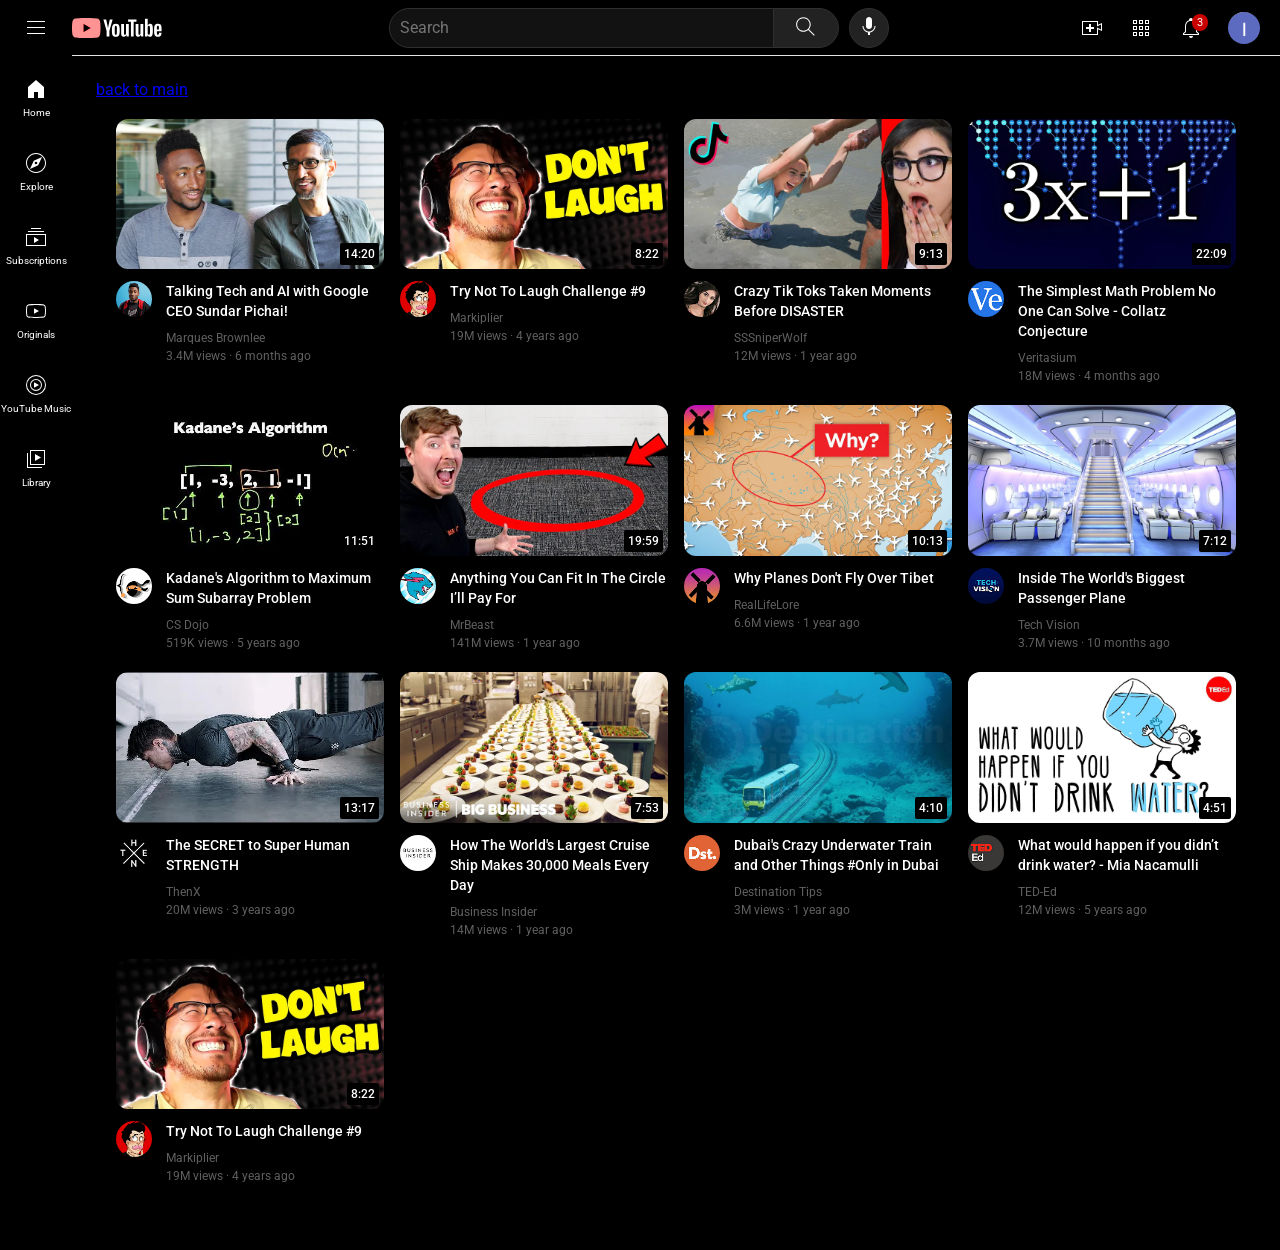
<file: index.html>
<!DOCTYPE html>
<html lang="en">
<head>
    <meta charset="UTF-8">
    <meta name="viewport" content="width=device-width, initial-scale=1.0">
    <title>Document</title>
    <link rel="stylesheet" href="youtube.css">
    <link rel="stylesheet" href="background.css">
  <link rel="preconnect" href="https://fonts.googleapis.com">
  <link rel="preconnect" href="https://fonts.gstatic.com" crossorigin>
  <link href="https://fonts.googleapis.com/css2?family=Roboto:wght@400;500;700&display=swap" rel="stylesheet">
</head>
<body>
   <a href="youtube.html"> back to main </a>
    <header class="header">
    <div class="left">
      <img class="hamburger-menu" src="icons/hamburger-menu.svg" alt="Menu">
      <img class="youtube-logo" src="icons/youtube-logo.svg" alt="YouTube Logo">
    </div>

    <div class="middle">
      <input class="search-bar" type="text" placeholder="Search">
      <!-- Search Button with Tooltip -->
      <div class="search-button-container">
        <button class="search-button">
          <img class="search-icon" src="icons/search.svg" alt="Search">
        </button>
        <div class="tooltip">Search</div>
      </div>
      <!-- Voice Search Button with Tooltip -->
      <div class="voice-search-button-container">
        <button class="voice-search-button">
          <img class="voice-search-icon" src="icons/voice-search-icon.svg" alt="Voice Search">
        </button>
        <div class="tooltip">Search with your voice</div>
      </div>
    </div>

    <div class="right">
      <div class="upload-icon-container">
        <img class="upload-icon" src="icons/upload.svg" alt="Upload">
        <div class="tooltip">Create</div>
      </div>
      <div class="youtube-apps-icon-container">
        <img class="youtube-apps-icon" src="icons/youtube-apps.svg" alt="YouTube Apps">
        <div class="tooltip">YouTube apps</div>
      </div>
      <div class="notifications-icon-container">
        <img class="notifications-icon" src="icons/notifications.svg" alt="Notifications">
        <div class="notifications-count">3</div>
        <div class="tooltip">Notifications</div>
      </div>
    <div class="user-avatar-wrapper ">
      <img class="current-user-picture" src="channels/my-channel.jpeg" alt="User Profile">
    </div>
</div>
  </header>

  <!-- FIXED SIDEBAR -->
  <aside class="sidebar">
    <div class="sidebar-link">
      <img src="icons/home.svg" alt="Home">
      <div>Home</div>
    </div>
    <div class="sidebar-link">
      <img src="icons/explore.svg" alt="Explore">
      <div>Explore</div>
    </div>
    <div class="sidebar-link">
      <img src="icons/subscriptions.svg" alt="Subscriptions">
      <div>Subscriptions</div>
    </div>
    <div class="sidebar-link">
      <img src="icons/originals.svg" alt="Originals">
      <div>Originals</div>
    </div>
    <div class="sidebar-link">
      <img src="icons/youtube-music.svg" alt="YouTube Music">
      <div>YouTube Music</div>
    </div>
    <div class="sidebar-link">
      <img src="icons/library.svg" alt="Library">
      <div>Library</div>
    </div>
  </aside>

  <!-- MAIN VIDEO GRID -->
  <main class="video-grid">

    <!-- Video 1 -->
    <div class="video-preview">
      <div class="thumbnail-row">
        <a href="https://www.youtube.com/watch?v=n2RNcPRtAiY" target="_blank">
          <img class="thumbnail" src="thumbnails/thumbnail-1.webp" alt="Thumbnail 1">
        </a>
        <div class="video-time">14:20</div>
      </div>
      <div class="video-info-grid">
        <div class="profile-picture-container">
          <img class="profile-picture" src="channels/channel-1.jpeg">
          <div class="channel-tooltip">
            <img class="channel-tooltip-picture" src="channels/channel-1.jpeg">
            <div class="channel-tooltip-info">
              <div class="channel-tooltip-name">Marques Brownlee</div>
              <div class="channel-tooltip-stats">18M subscribers</div>
            </div>
          </div>
        </div>
        <div class="video-info">
          <a href="https://www.youtube.com/watch?v=n2RNcPRtAiY" target="_blank" class="video-title-link">
            <p class="video-title">Talking Tech and AI with Google CEO Sundar Pichai!</p>
          </a>
          <p class="video-author">Marques Brownlee</p>
          <p class="video-stats">3.4M views &#183; 6 months ago</p>
        </div>
      </div>
    </div>

    <!-- Video 2 -->
    <div class="video-preview">
      <div class="thumbnail-row">
        <a href="https://www.youtube.com/watch?v=mP0RAo9SKZk" target="_blank">
          <img class="thumbnail" src="thumbnails/thumbnail-2.webp" alt="Thumbnail 2">
        </a>
        <div class="video-time">8:22</div>
      </div>
      <div class="video-info-grid">
        <div class="profile-picture-container">
          <img class="profile-picture" src="channels/channel-2.jpeg">
          <div class="channel-tooltip">
            <img class="channel-tooltip-picture" src="channels/channel-2.jpeg">
            <div class="channel-tooltip-info">
              <div class="channel-tooltip-name">Markiplier</div>
              <div class="channel-tooltip-stats">36M subscribers</div>
            </div>
          </div>
        </div>
        <div class="video-info">
          <a href="https://www.youtube.com/watch?v=mP0RAo9SKZk" target="_blank" class="video-title-link">
            <p class="video-title">Try Not To Laugh Challenge #9</p>
          </a>
          <p class="video-author">Markiplier</p>
          <p class="video-stats">19M views &#183; 4 years ago</p>
        </div>
      </div>
    </div>

    <!-- Video 3 -->
    <div class="video-preview">
      <div class="thumbnail-row">
        <a href="https://www.youtube.com/watch?v=FgjPQQeTh1w" target="_blank">
          <img class="thumbnail" src="thumbnails/thumbnail-3.webp" alt="Thumbnail 3">
        </a>
        <div class="video-time">9:13</div>
      </div>
      <div class="video-info-grid">
        <div class="profile-picture-container">
          <img class="profile-picture" src="channels/channel-3.jpeg" alt="Channel 3">
          <div class="channel-tooltip">
            <img class="channel-tooltip-picture" src="channels/channel-3.jpeg">
            <div class="channel-tooltip-info">
              <div class="channel-tooltip-name">SSSniperWolf</div>
              <div class="channel-tooltip-stats">31M subscribers</div>
            </div>
          </div>
        </div>
        <div class="video-info">
          <a href="https://www.youtube.com/watch?v=FgjPQQeTh1w" target="_blank" class="video-title-link">
            <p class="video-title">Crazy Tik Toks Taken Moments Before DISASTER</p>
          </a>
          <p class="video-author">SSSniperWolf</p>
          <p class="video-stats">12M views &#183; 1 year ago</p>
        </div>
      </div>
    </div>

    <!-- Video 4 -->
    <div class="video-preview">
      <div class="thumbnail-row">
        <a href="https://www.youtube.com/watch?v=094y1Z2wpJg" target="_blank">
          <img class="thumbnail" src="thumbnails/thumbnail-4.webp" alt="Thumbnail 4">
        </a>
        <div class="video-time">22:09</div>
      </div>
      <div class="video-info-grid">
        <div class="profile-picture-container">
          <img class="profile-picture" src="channels/channel-4.jpeg" alt="Channel 4">
          <div class="channel-tooltip">
            <img class="channel-tooltip-picture" src="channels/channel-4.jpeg">
            <div class="channel-tooltip-info">
              <div class="channel-tooltip-name">Veritasium</div>
              <div class="channel-tooltip-stats">11.5M subscribers</div>
            </div>
          </div>
        </div>
        <div class="video-info">
          <a href="https://www.youtube.com/watch?v=094y1Z2wpJg" target="_blank" class="video-title-link">
            <p class="video-title">The Simplest Math Problem No One Can Solve - Collatz Conjecture</p>
          </a>
          <p class="video-author">Veritasium</p>
          <p class="video-stats">18M views &#183; 4 months ago</p>
        </div>
      </div>
    </div>

    <!-- Video 5 -->
    <div class="video-preview">
      <div class="thumbnail-row">
        <a href="https://www.youtube.com/watch?v=86CQq3pKSUw" target="_blank">
          <img class="thumbnail" src="thumbnails/thumbnail-5.webp" alt="Thumbnail 5">
        </a>
        <div class="video-time">11:51</div>
      </div>
      <div class="video-info-grid">
        <div class="profile-picture-container">
          <img class="profile-picture" src="channels/channel-5.jpeg" alt="Channel 5">
          <div class="channel-tooltip">
            <img class="channel-tooltip-picture" src="channels/channel-5.jpeg">
            <div class="channel-tooltip-info">
              <div class="channel-tooltip-name">CS Dojo</div>
              <div class="channel-tooltip-stats">1.79M subscribers</div>
            </div>
          </div>
        </div>
        <div class="video-info">
          <a href="https://www.youtube.com/watch?v=86CQq3pKSUw" target="_blank" class="video-title-link">
            <p class="video-title">Kadane's Algorithm to Maximum Sum Subarray Problem</p>
          </a>
          <p class="video-author">CS Dojo</p>
          <p class="video-stats">519K views &#183; 5 years ago</p>
        </div>
      </div>
    </div>

    <!-- Video 6 -->
    <div class="video-preview">
      <div class="thumbnail-row">
        <a href="https://www.youtube.com/watch?v=yXWw0_UfSFg" target="_blank">
          <img class="thumbnail" src="thumbnails/thumbnail-6.webp" alt="Thumbnail 6">
        </a>
        <div class="video-time">19:59</div>
      </div>
      <div class="video-info-grid">
        <div class="profile-picture-container">
          <img class="profile-picture" src="channels/channel-6.jpeg" alt="Channel 6">
          <div class="channel-tooltip">
            <img class="channel-tooltip-picture" src="channels/channel-6.jpeg">
            <div class="channel-tooltip-info">
              <div class="channel-tooltip-name">MrBeast</div>
              <div class="channel-tooltip-stats">131M subscribers</div>
            </div>
          </div>
        </div>
        <div class="video-info">
          <a href="https://www.youtube.com/watch?v=yXWw0_UfSFg" target="_blank" class="video-title-link">
            <p class="video-title">Anything You Can Fit In The Circle I’ll Pay For</p>
          </a>
          <p class="video-author">MrBeast</p>
          <p class="video-stats">141M views &#183; 1 year ago</p>
        </div>
      </div>
    </div>

    <!-- Video 7 -->
    <div class="video-preview">
      <div class="thumbnail-row">
        <a href="https://www.youtube.com/watch?v=kOd634GEyp0" target="_blank">
          <img class="thumbnail" src="thumbnails/thumbnail-7.webp">
        </a>
        <div class="video-time">10:13</div>
      </div>
      <div class="video-info-grid">
        <div class="profile-picture-container">
          <img class="profile-picture" src="channels/channel-7.jpeg">
          <div class="channel-tooltip">
            <img class="channel-tooltip-picture" src="channels/channel-7.jpeg">
            <div class="channel-tooltip-info">
              <div class="channel-tooltip-name">RealLifeLore</div>
              <div class="channel-tooltip-stats">7.93M subscribers</div>
            </div>
          </div>
        </div>
        <div class="video-info">
          <a href="https://www.youtube.com/watch?v=kOd634GEyp0" target="_blank" class="video-title-link">
            <p class="video-title">Why Planes Don't Fly Over Tibet</p>
          </a>
          <p class="video-author">RealLifeLore</p>
          <p class="video-stats">6.6M views &#183; 1 year ago</p>
        </div>
      </div>
    </div>

    <!-- Video 8 -->
    <div class="video-preview">
      <div class="thumbnail-row">
        <a href="https://www.youtube.com/watch?v=R9S2m9Jk1oY" target="_blank">
          <img class="thumbnail" src="thumbnails/thumbnail-8.webp">
        </a>
        <div class="video-time">7:12</div>
      </div>
      <div class="video-info-grid">
        <div class="profile-picture-container">
          <img class="profile-picture" src="channels/channel-8.jpeg">
          <div class="channel-tooltip">
            <img class="channel-tooltip-picture" src="channels/channel-8.jpeg">
            <div class="channel-tooltip-info">
              <div class="channel-tooltip-name">Tech Vision</div>
              <div class="channel-tooltip-stats">810K subscribers</div>
            </div>
          </div>
        </div>
        <div class="video-info">
          <a href="https://www.youtube.com/watch?v=R9S2m9Jk1oY" target="_blank" class="video-title-link">
            <p class="video-title">Inside The World's Biggest Passenger Plane</p>
          </a>
          <p class="video-author">Tech Vision</p>
          <p class="video-stats">3.7M views &#183; 10 months ago</p>
        </div>
      </div>
    </div>

    <!-- Video 9 -->
    <div class="video-preview">
      <div class="thumbnail-row">
        <a href="https://www.youtube.com/watch?v=QElkI-WMuwc" target="_blank">
          <img class="thumbnail" src="thumbnails/thumbnail-9.webp">
        </a>
        <div class="video-time">13:17</div>
      </div>
      <div class="video-info-grid">
        <div class="profile-picture-container">
          <img class="profile-picture" src="channels/channel-9.jpeg">
          <div class="channel-tooltip">
            <img class="channel-tooltip-picture" src="channels/channel-9.jpeg">
            <div class="channel-tooltip-info">
              <div class="channel-tooltip-name">ThenX</div>
              <div class="channel-tooltip-stats">7.8M subscribers</div>
            </div>
          </div>
        </div>
        <div class="video-info">
          <a href="https://www.youtube.com/watch?v=QElkI-WMuwc" target="_blank" class="video-title-link">
            <p class="video-title">The SECRET to Super Human STRENGTH</p>
          </a>
          <p class="video-author">ThenX</p>
          <p class="video-stats">20M views &#183; 3 years ago</p>
        </div>
      </div>
    </div>
    <!-- Video 10 -->
    <div class="video-preview">
      <div class="thumbnail-row">
        <a href="https://www.youtube.com/watch?v=48_L1aT1yJ8" target="_blank">
          <img class="thumbnail" src="thumbnails/thumbnail-10.webp">
        </a>
        <div class="video-time">7:53</div>
      </div>
      <div class="video-info-grid">
        <div class="profile-picture-container">
          <img class="profile-picture" src="channels/channel-10.jpeg">
          <div class="channel-tooltip">
            <img class="channel-tooltip-picture" src="channels/channel-10.jpeg">
            <div class="channel-tooltip-info">
              <div class="channel-tooltip-name">Business Insider</div>
              <div class="channel-tooltip-stats">9.3M subscribers</div>
            </div>
          </div>
        </div>
        <div class="video-info">
          <a href="https://www.youtube.com/watch?v=48_L1aT1yJ8" target="_blank" class="video-title-link">
            <p class="video-title">How The World's Largest Cruise Ship Makes 30,000 Meals Every Day</p>
          </a>
          <p class="video-author">Business Insider</p>
          <p class="video-stats">14M views &#183; 1 year ago</p>
        </div>
      </div>
    </div>

    <!-- Video 11 -->
    <div class="video-preview">
      <div class="thumbnail-row">
        <a href="https://www.youtube.com/watch?v=18n-b6W5E3I" target="_blank">
          <img class="thumbnail" src="thumbnails/thumbnail-11.webp">
        </a>
        <div class="video-time">4:10</div>
      </div>
      <div class="video-info-grid">
        <div class="profile-picture-container">
          <img class="profile-picture" src="channels/channel-11.jpeg">
          <div class="channel-tooltip">
            <img class="channel-tooltip-picture" src="channels/channel-11.jpeg">
            <div class="channel-tooltip-info">
              <div class="channel-tooltip-name">Destination Tips</div>
              <div class="channel-tooltip-stats">280K subscribers</div>
            </div>
          </div>
        </div>
        <div class="video-info">
          <a href="https://www.youtube.com/watch?v=18n-b6W5E3I" target="_blank" class="video-title-link">
            <p class="video-title">Dubai's Crazy Underwater Train and Other Things #Only in Dubai</p>
          </a>
          <p class="video-author">Destination Tips</p>
          <p class="video-stats">3M views &#183; 1 year ago</p>
        </div>
      </div>
    </div>

    <!-- Video 12 -->
    <div class="video-preview">
      <div class="thumbnail-row">
        <a href="https://www.youtube.com/watch?v=9iMGFqMmUFs" target="_blank">
          <img class="thumbnail" src="thumbnails/thumbnail-12.webp">
        </a>
        <div class="video-time">4:51</div>
      </div>
      <div class="video-info-grid">
        <div class="profile-picture-container">
          <img class="profile-picture" src=" channels/channel-12.jpeg">
          <div class="channel-tooltip">
            <img class="channel-tooltip-picture" src="channels/channel-12.jpeg">
            <div class="channel-tooltip-info">
              <div class="channel-tooltip-name">TED-Ed</div>
              <div class="channel-tooltip-stats">22.8M subscribers</div>
            </div>
          </div>
        </div>
        <div class="video-info">
          <a href="https://www.youtube.com/watch?v=9iMGFqMmUFs" target="_blank" class="video-title-link">
            <p class="video-title">What would happen if you didn’t drink water? - Mia Nacamulli</p>
          </a>
          <p class="video-author">TED-Ed</p>
          <p class="video-stats">12M views &#183; 5 years ago</p>
        </div>
      </div>
    </div>
 <div class="video-preview">
      <div class="thumbnail-row">
        <a href="https://www.youtube.com/watch?v=mP0RAo9SKZk" target="_blank">
          <img class="thumbnail" src="thumbnails/thumbnail-2.webp" alt="Thumbnail 2">
        </a>
        <div class="video-time">8:22</div>
      </div>
      <div class="video-info-grid">
        <div class="profile-picture-container">
          <img class="profile-picture" src="channels/channel-2.jpeg">
          <div class="channel-tooltip">
            <img class="channel-tooltip-picture" src="channels/channel-2.jpeg">
            <div class="channel-tooltip-info">
              <div class="channel-tooltip-name">Markiplier</div>
              <div class="channel-tooltip-stats">36M subscribers</div>
            </div>
          </div>
        </div>
        <div class="video-info">
          <a href="https://www.youtube.com/watch?v=mP0RAo9SKZk" target="_blank" class="video-title-link">
            <p class="video-title">Try Not To Laugh Challenge #9</p>
          </a>
          <p class="video-author">Markiplier</p>
          <p class="video-stats">19M views &#183; 4 years ago</p>
        </div>
      </div>
    </div>
  </main> 
</body>
</html>
</file>
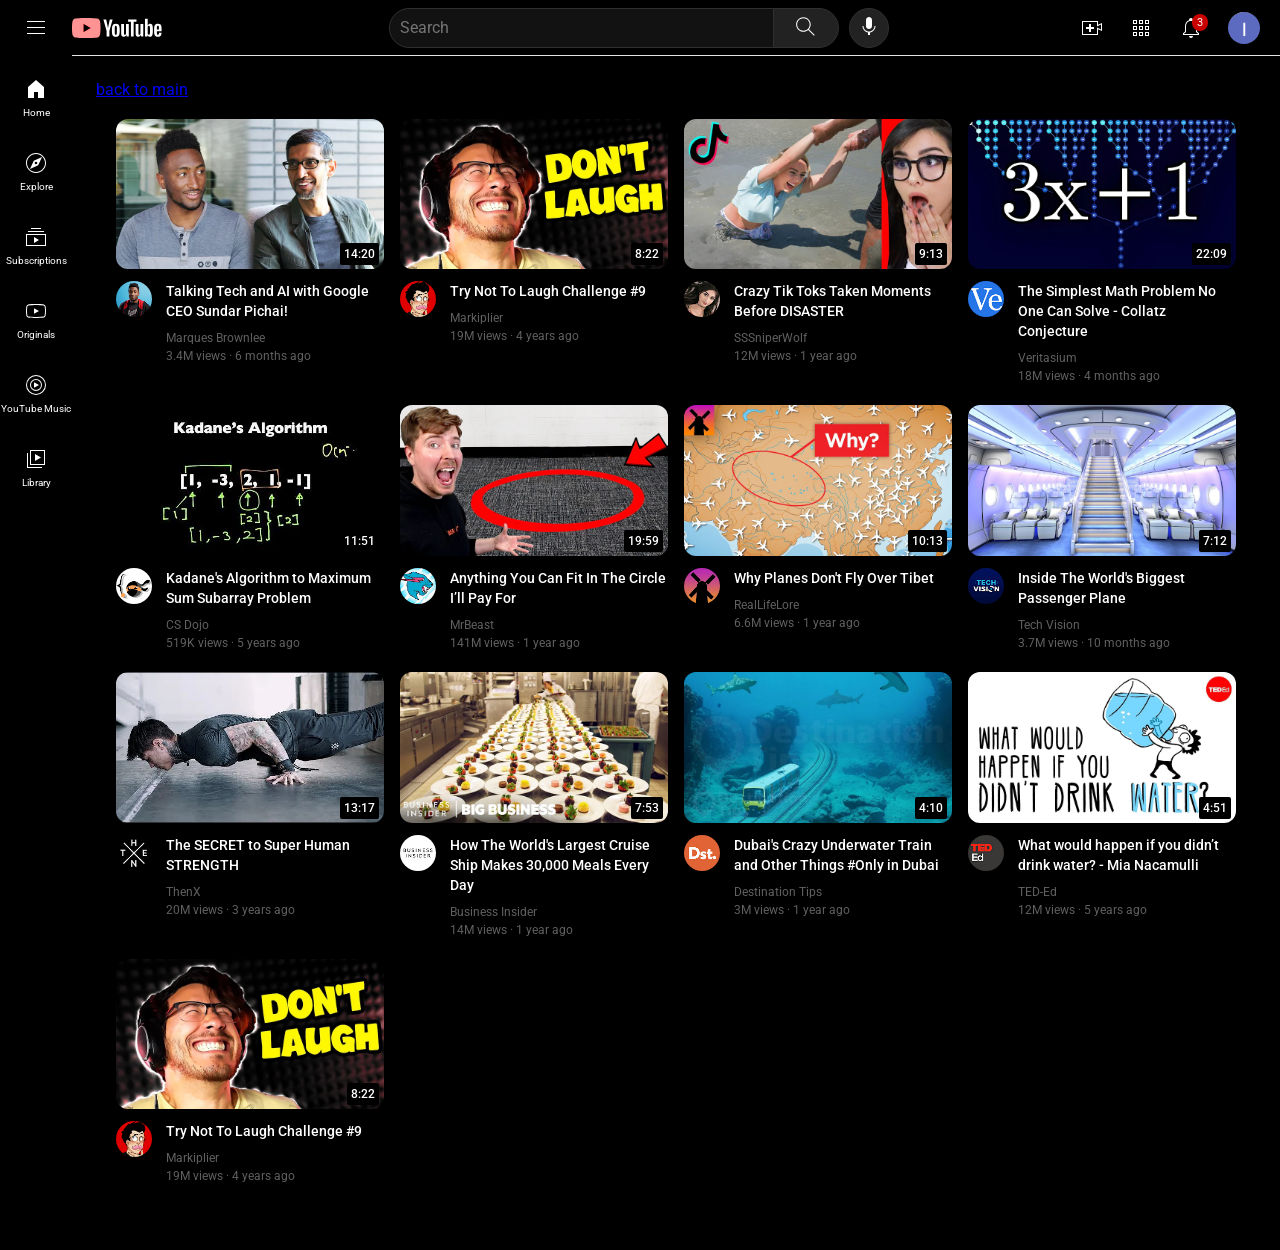
<file: you.html>
<!DOCTYPE html>
<html lang="en">
<head>
    <meta charset="UTF-8">
    <meta name="viewport" content="width=device-width, initial-scale=1.0">
    <title>Document</title>
    <link rel="stylesheet" href="youtube.css">
    <link rel="stylesheet" href="background.css">
  <link rel="preconnect" href="https://fonts.googleapis.com">
  <link rel="preconnect" href="https://fonts.gstatic.com" crossorigin>
  <link href="https://fonts.googleapis.com/css2?family=Roboto:wght@400;500;700&display=swap" rel="stylesheet">
</head>
<body>
   <a href="index.html"> back to main </a>
    <header class="header">
    <div class="left">
      <img class="hamburger-menu" src="icons/hamburger-menu.svg" alt="Menu">
      <img class="youtube-logo" src="icons/youtube-logo.svg" alt="YouTube Logo">
    </div>

    <div class="middle">
      <input class="search-bar" type="text" placeholder="Search">
      <!-- Search Button with Tooltip -->
      <div class="search-button-container">
        <button class="search-button">
          <img class="search-icon" src="icons/search.svg" alt="Search">
        </button>
        <div class="tooltip">Search</div>
      </div>
      <!-- Voice Search Button with Tooltip -->
      <div class="voice-search-button-container">
        <button class="voice-search-button">
          <img class="voice-search-icon" src="icons/voice-search-icon.svg" alt="Voice Search">
        </button>
        <div class="tooltip">Search with your voice</div>
      </div>
    </div>

    <div class="right">
      <div class="upload-icon-container">
        <img class="upload-icon" src="icons/upload.svg" alt="Upload">
        <div class="tooltip">Create</div>
      </div>
      <div class="youtube-apps-icon-container">
        <img class="youtube-apps-icon" src="icons/youtube-apps.svg" alt="YouTube Apps">
        <div class="tooltip">YouTube apps</div>
      </div>
      <div class="notifications-icon-container">
        <img class="notifications-icon" src="icons/notifications.svg" alt="Notifications">
        <div class="notifications-count">3</div>
        <div class="tooltip">Notifications</div>
      </div>
    <div class="user-avatar-wrapper ">
      <img class="current-user-picture" src="channels/my-channel.jpeg" alt="User Profile">
    </div>
</div>
  </header>

  <!-- FIXED SIDEBAR -->
  <aside class="sidebar">
    <div class="sidebar-link">
      <img src="icons/home.svg" alt="Home">
      <div>Home</div>
    </div>
    <div class="sidebar-link">
      <img src="icons/explore.svg" alt="Explore">
      <div>Explore</div>
    </div>
    <div class="sidebar-link">
      <img src="icons/subscriptions.svg" alt="Subscriptions">
      <div>Subscriptions</div>
    </div>
    <div class="sidebar-link">
      <img src="icons/originals.svg" alt="Originals">
      <div>Originals</div>
    </div>
    <div class="sidebar-link">
      <img src="icons/youtube-music.svg" alt="YouTube Music">
      <div>YouTube Music</div>
    </div>
    <div class="sidebar-link">
      <img src="icons/library.svg" alt="Library">
      <div>Library</div>
    </div>
  </aside>

  <!-- MAIN VIDEO GRID -->
  <main class="video-grid">

    <!-- Video 1 -->
    <div class="video-preview">
      <div class="thumbnail-row">
        <a href="https://www.youtube.com/watch?v=n2RNcPRtAiY" target="_blank">
          <img class="thumbnail" src="thumbnails/thumbnail-1.webp" alt="Thumbnail 1">
        </a>
        <div class="video-time">14:20</div>
      </div>
      <div class="video-info-grid">
        <div class="profile-picture-container">
          <img class="profile-picture" src="channels/channel-1.jpeg">
          <div class="channel-tooltip">
            <img class="channel-tooltip-picture" src="channels/channel-1.jpeg">
            <div class="channel-tooltip-info">
              <div class="channel-tooltip-name">Marques Brownlee</div>
              <div class="channel-tooltip-stats">18M subscribers</div>
            </div>
          </div>
        </div>
        <div class="video-info">
          <a href="https://www.youtube.com/watch?v=n2RNcPRtAiY" target="_blank" class="video-title-link">
            <p class="video-title">Talking Tech and AI with Google CEO Sundar Pichai!</p>
          </a>
          <p class="video-author">Marques Brownlee</p>
          <p class="video-stats">3.4M views &#183; 6 months ago</p>
        </div>
      </div>
    </div>

    <!-- Video 2 -->
    <div class="video-preview">
      <div class="thumbnail-row">
        <a href="https://www.youtube.com/watch?v=mP0RAo9SKZk" target="_blank">
          <img class="thumbnail" src="thumbnails/thumbnail-2.webp" alt="Thumbnail 2">
        </a>
        <div class="video-time">8:22</div>
      </div>
      <div class="video-info-grid">
        <div class="profile-picture-container">
          <img class="profile-picture" src="channels/channel-2.jpeg">
          <div class="channel-tooltip">
            <img class="channel-tooltip-picture" src="channels/channel-2.jpeg">
            <div class="channel-tooltip-info">
              <div class="channel-tooltip-name">Markiplier</div>
              <div class="channel-tooltip-stats">36M subscribers</div>
            </div>
          </div>
        </div>
        <div class="video-info">
          <a href="https://www.youtube.com/watch?v=mP0RAo9SKZk" target="_blank" class="video-title-link">
            <p class="video-title">Try Not To Laugh Challenge #9</p>
          </a>
          <p class="video-author">Markiplier</p>
          <p class="video-stats">19M views &#183; 4 years ago</p>
        </div>
      </div>
    </div>

    <!-- Video 3 -->
    <div class="video-preview">
      <div class="thumbnail-row">
        <a href="https://www.youtube.com/watch?v=FgjPQQeTh1w" target="_blank">
          <img class="thumbnail" src="thumbnails/thumbnail-3.webp" alt="Thumbnail 3">
        </a>
        <div class="video-time">9:13</div>
      </div>
      <div class="video-info-grid">
        <div class="profile-picture-container">
          <img class="profile-picture" src="channels/channel-3.jpeg" alt="Channel 3">
          <div class="channel-tooltip">
            <img class="channel-tooltip-picture" src="channels/channel-3.jpeg">
            <div class="channel-tooltip-info">
              <div class="channel-tooltip-name">SSSniperWolf</div>
              <div class="channel-tooltip-stats">31M subscribers</div>
            </div>
          </div>
        </div>
        <div class="video-info">
          <a href="https://www.youtube.com/watch?v=FgjPQQeTh1w" target="_blank" class="video-title-link">
            <p class="video-title">Crazy Tik Toks Taken Moments Before DISASTER</p>
          </a>
          <p class="video-author">SSSniperWolf</p>
          <p class="video-stats">12M views &#183; 1 year ago</p>
        </div>
      </div>
    </div>

    <!-- Video 4 -->
    <div class="video-preview">
      <div class="thumbnail-row">
        <a href="https://www.youtube.com/watch?v=094y1Z2wpJg" target="_blank">
          <img class="thumbnail" src="thumbnails/thumbnail-4.webp" alt="Thumbnail 4">
        </a>
        <div class="video-time">22:09</div>
      </div>
      <div class="video-info-grid">
        <div class="profile-picture-container">
          <img class="profile-picture" src="channels/channel-4.jpeg" alt="Channel 4">
          <div class="channel-tooltip">
            <img class="channel-tooltip-picture" src="channels/channel-4.jpeg">
            <div class="channel-tooltip-info">
              <div class="channel-tooltip-name">Veritasium</div>
              <div class="channel-tooltip-stats">11.5M subscribers</div>
            </div>
          </div>
        </div>
        <div class="video-info">
          <a href="https://www.youtube.com/watch?v=094y1Z2wpJg" target="_blank" class="video-title-link">
            <p class="video-title">The Simplest Math Problem No One Can Solve - Collatz Conjecture</p>
          </a>
          <p class="video-author">Veritasium</p>
          <p class="video-stats">18M views &#183; 4 months ago</p>
        </div>
      </div>
    </div>

    <!-- Video 5 -->
    <div class="video-preview">
      <div class="thumbnail-row">
        <a href="https://www.youtube.com/watch?v=86CQq3pKSUw" target="_blank">
          <img class="thumbnail" src="thumbnails/thumbnail-5.webp" alt="Thumbnail 5">
        </a>
        <div class="video-time">11:51</div>
      </div>
      <div class="video-info-grid">
        <div class="profile-picture-container">
          <img class="profile-picture" src="channels/channel-5.jpeg" alt="Channel 5">
          <div class="channel-tooltip">
            <img class="channel-tooltip-picture" src="channels/channel-5.jpeg">
            <div class="channel-tooltip-info">
              <div class="channel-tooltip-name">CS Dojo</div>
              <div class="channel-tooltip-stats">1.79M subscribers</div>
            </div>
          </div>
        </div>
        <div class="video-info">
          <a href="https://www.youtube.com/watch?v=86CQq3pKSUw" target="_blank" class="video-title-link">
            <p class="video-title">Kadane's Algorithm to Maximum Sum Subarray Problem</p>
          </a>
          <p class="video-author">CS Dojo</p>
          <p class="video-stats">519K views &#183; 5 years ago</p>
        </div>
      </div>
    </div>

    <!-- Video 6 -->
    <div class="video-preview">
      <div class="thumbnail-row">
        <a href="https://www.youtube.com/watch?v=yXWw0_UfSFg" target="_blank">
          <img class="thumbnail" src="thumbnails/thumbnail-6.webp" alt="Thumbnail 6">
        </a>
        <div class="video-time">19:59</div>
      </div>
      <div class="video-info-grid">
        <div class="profile-picture-container">
          <img class="profile-picture" src="channels/channel-6.jpeg" alt="Channel 6">
          <div class="channel-tooltip">
            <img class="channel-tooltip-picture" src="channels/channel-6.jpeg">
            <div class="channel-tooltip-info">
              <div class="channel-tooltip-name">MrBeast</div>
              <div class="channel-tooltip-stats">131M subscribers</div>
            </div>
          </div>
        </div>
        <div class="video-info">
          <a href="https://www.youtube.com/watch?v=yXWw0_UfSFg" target="_blank" class="video-title-link">
            <p class="video-title">Anything You Can Fit In The Circle I’ll Pay For</p>
          </a>
          <p class="video-author">MrBeast</p>
          <p class="video-stats">141M views &#183; 1 year ago</p>
        </div>
      </div>
    </div>

    <!-- Video 7 -->
    <div class="video-preview">
      <div class="thumbnail-row">
        <a href="https://www.youtube.com/watch?v=kOd634GEyp0" target="_blank">
          <img class="thumbnail" src="thumbnails/thumbnail-7.webp">
        </a>
        <div class="video-time">10:13</div>
      </div>
      <div class="video-info-grid">
        <div class="profile-picture-container">
          <img class="profile-picture" src="channels/channel-7.jpeg">
          <div class="channel-tooltip">
            <img class="channel-tooltip-picture" src="channels/channel-7.jpeg">
            <div class="channel-tooltip-info">
              <div class="channel-tooltip-name">RealLifeLore</div>
              <div class="channel-tooltip-stats">7.93M subscribers</div>
            </div>
          </div>
        </div>
        <div class="video-info">
          <a href="https://www.youtube.com/watch?v=kOd634GEyp0" target="_blank" class="video-title-link">
            <p class="video-title">Why Planes Don't Fly Over Tibet</p>
          </a>
          <p class="video-author">RealLifeLore</p>
          <p class="video-stats">6.6M views &#183; 1 year ago</p>
        </div>
      </div>
    </div>

    <!-- Video 8 -->
    <div class="video-preview">
      <div class="thumbnail-row">
        <a href="https://www.youtube.com/watch?v=R9S2m9Jk1oY" target="_blank">
          <img class="thumbnail" src="thumbnails/thumbnail-8.webp">
        </a>
        <div class="video-time">7:12</div>
      </div>
      <div class="video-info-grid">
        <div class="profile-picture-container">
          <img class="profile-picture" src="channels/channel-8.jpeg">
          <div class="channel-tooltip">
            <img class="channel-tooltip-picture" src="channels/channel-8.jpeg">
            <div class="channel-tooltip-info">
              <div class="channel-tooltip-name">Tech Vision</div>
              <div class="channel-tooltip-stats">810K subscribers</div>
            </div>
          </div>
        </div>
        <div class="video-info">
          <a href="https://www.youtube.com/watch?v=R9S2m9Jk1oY" target="_blank" class="video-title-link">
            <p class="video-title">Inside The World's Biggest Passenger Plane</p>
          </a>
          <p class="video-author">Tech Vision</p>
          <p class="video-stats">3.7M views &#183; 10 months ago</p>
        </div>
      </div>
    </div>

    <!-- Video 9 -->
    <div class="video-preview">
      <div class="thumbnail-row">
        <a href="https://www.youtube.com/watch?v=QElkI-WMuwc" target="_blank">
          <img class="thumbnail" src="thumbnails/thumbnail-9.webp">
        </a>
        <div class="video-time">13:17</div>
      </div>
      <div class="video-info-grid">
        <div class="profile-picture-container">
          <img class="profile-picture" src="channels/channel-9.jpeg">
          <div class="channel-tooltip">
            <img class="channel-tooltip-picture" src="channels/channel-9.jpeg">
            <div class="channel-tooltip-info">
              <div class="channel-tooltip-name">ThenX</div>
              <div class="channel-tooltip-stats">7.8M subscribers</div>
            </div>
          </div>
        </div>
        <div class="video-info">
          <a href="https://www.youtube.com/watch?v=QElkI-WMuwc" target="_blank" class="video-title-link">
            <p class="video-title">The SECRET to Super Human STRENGTH</p>
          </a>
          <p class="video-author">ThenX</p>
          <p class="video-stats">20M views &#183; 3 years ago</p>
        </div>
      </div>
    </div>
    <!-- Video 10 -->
    <div class="video-preview">
      <div class="thumbnail-row">
        <a href="https://www.youtube.com/watch?v=48_L1aT1yJ8" target="_blank">
          <img class="thumbnail" src="thumbnails/thumbnail-10.webp">
        </a>
        <div class="video-time">7:53</div>
      </div>
      <div class="video-info-grid">
        <div class="profile-picture-container">
          <img class="profile-picture" src="channels/channel-10.jpeg">
          <div class="channel-tooltip">
            <img class="channel-tooltip-picture" src="channels/channel-10.jpeg">
            <div class="channel-tooltip-info">
              <div class="channel-tooltip-name">Business Insider</div>
              <div class="channel-tooltip-stats">9.3M subscribers</div>
            </div>
          </div>
        </div>
        <div class="video-info">
          <a href="https://www.youtube.com/watch?v=48_L1aT1yJ8" target="_blank" class="video-title-link">
            <p class="video-title">How The World's Largest Cruise Ship Makes 30,000 Meals Every Day</p>
          </a>
          <p class="video-author">Business Insider</p>
          <p class="video-stats">14M views &#183; 1 year ago</p>
        </div>
      </div>
    </div>

    <!-- Video 11 -->
    <div class="video-preview">
      <div class="thumbnail-row">
        <a href="https://www.youtube.com/watch?v=18n-b6W5E3I" target="_blank">
          <img class="thumbnail" src="thumbnails/thumbnail-11.webp">
        </a>
        <div class="video-time">4:10</div>
      </div>
      <div class="video-info-grid">
        <div class="profile-picture-container">
          <img class="profile-picture" src="channels/channel-11.jpeg">
          <div class="channel-tooltip">
            <img class="channel-tooltip-picture" src="channels/channel-11.jpeg">
            <div class="channel-tooltip-info">
              <div class="channel-tooltip-name">Destination Tips</div>
              <div class="channel-tooltip-stats">280K subscribers</div>
            </div>
          </div>
        </div>
        <div class="video-info">
          <a href="https://www.youtube.com/watch?v=18n-b6W5E3I" target="_blank" class="video-title-link">
            <p class="video-title">Dubai's Crazy Underwater Train and Other Things #Only in Dubai</p>
          </a>
          <p class="video-author">Destination Tips</p>
          <p class="video-stats">3M views &#183; 1 year ago</p>
        </div>
      </div>
    </div>

    <!-- Video 12 -->
    <div class="video-preview">
      <div class="thumbnail-row">
        <a href="https://www.youtube.com/watch?v=9iMGFqMmUFs" target="_blank">
          <img class="thumbnail" src="thumbnails/thumbnail-12.webp">
        </a>
        <div class="video-time">4:51</div>
      </div>
      <div class="video-info-grid">
        <div class="profile-picture-container">
          <img class="profile-picture" src=" channels/channel-12.jpeg">
          <div class="channel-tooltip">
            <img class="channel-tooltip-picture" src="channels/channel-12.jpeg">
            <div class="channel-tooltip-info">
              <div class="channel-tooltip-name">TED-Ed</div>
              <div class="channel-tooltip-stats">22.8M subscribers</div>
            </div>
          </div>
        </div>
        <div class="video-info">
          <a href="https://www.youtube.com/watch?v=9iMGFqMmUFs" target="_blank" class="video-title-link">
            <p class="video-title">What would happen if you didn’t drink water? - Mia Nacamulli</p>
          </a>
          <p class="video-author">TED-Ed</p>
          <p class="video-stats">12M views &#183; 5 years ago</p>
        </div>
      </div>
    </div>
 <div class="video-preview">
      <div class="thumbnail-row">
        <a href="https://www.youtube.com/watch?v=mP0RAo9SKZk" target="_blank">
          <img class="thumbnail" src="thumbnails/thumbnail-2.webp" alt="Thumbnail 2">
        </a>
        <div class="video-time">8:22</div>
      </div>
      <div class="video-info-grid">
        <div class="profile-picture-container">
          <img class="profile-picture" src="channels/channel-2.jpeg">
          <div class="channel-tooltip">
            <img class="channel-tooltip-picture" src="channels/channel-2.jpeg">
            <div class="channel-tooltip-info">
              <div class="channel-tooltip-name">Markiplier</div>
              <div class="channel-tooltip-stats">36M subscribers</div>
            </div>
          </div>
        </div>
        <div class="video-info">
          <a href="https://www.youtube.com/watch?v=mP0RAo9SKZk" target="_blank" class="video-title-link">
            <p class="video-title">Try Not To Laugh Challenge #9</p>
          </a>
          <p class="video-author">Markiplier</p>
          <p class="video-stats">19M views &#183; 4 years ago</p>
        </div>
      </div>
    </div>
  </main> 
</body>
</html>
</file>
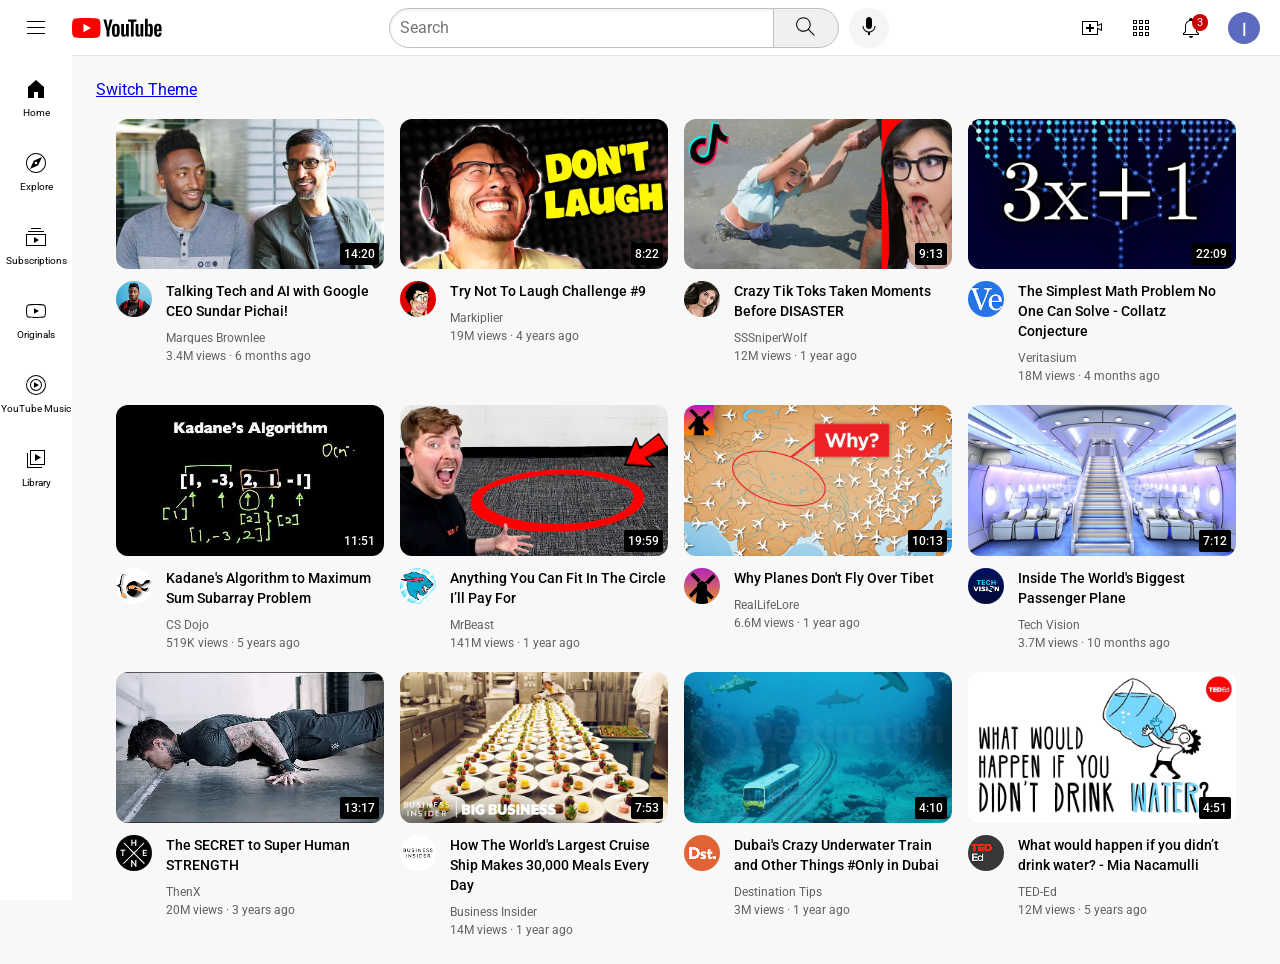
<file: youtube.html>
<!DOCTYPE html>
<html lang="en">
<head>
  <meta charset="UTF-8">
  <meta name="viewport" content="width=device-width, initial-scale=1.0">
  <title>YouTube Clone</title>
  <link rel="stylesheet" href="youtube.css">
  <link rel="preconnect" href="https://fonts.googleapis.com">
  <link rel="preconnect" href="https://fonts.gstatic.com" crossorigin>
  <link href="https://fonts.googleapis.com/css2?family=Roboto:wght@400;500;700&display=swap" rel="stylesheet">
</head>
<body>
<a href="index.html"> Switch Theme </a>
  <!-- FIXED HEADER -->
  <header class="header">
    <div class="left">
      <img class="hamburger-menu" src="icons/hamburger-menu.svg" alt="Menu">
      <img class="youtube-logo" src="icons/youtube-logo.svg" alt="YouTube Logo">
    </div>

    <div class="middle">
      <input class="search-bar" type="text" placeholder="Search">
      <!-- Search Button with Tooltip -->
      <div class="search-button-container">
        <button class="search-button">
          <img class="search-icon" src="icons/search.svg" alt="Search">
        </button>
        <div class="tooltip">Search</div>
      </div>
      <!-- Voice Search Button with Tooltip -->
      <div class="voice-search-button-container">
        <button class="voice-search-button">
          <img class="voice-search-icon" src="icons/voice-search-icon.svg" alt="Voice Search">
        </button>
        <div class="tooltip">Search with your voice</div>
      </div>
    </div>

    <div class="right">
      <div class="upload-icon-container">
        <img class="upload-icon" src="icons/upload.svg" alt="Upload">
        <div class="tooltip">Create</div>
      </div>
      <div class="youtube-apps-icon-container">
        <img class="youtube-apps-icon" src="icons/youtube-apps.svg" alt="YouTube Apps">
        <div class="tooltip">YouTube apps</div>
      </div>
      <div class="notifications-icon-container">
        <img class="notifications-icon" src="icons/notifications.svg" alt="Notifications">
        <div class="notifications-count">3</div>
        <div class="tooltip">Notifications</div>
      </div>
      <div class="user-avatar-wrapper">
      <img class="current-user-picture" src="channels/my-channel.jpeg" alt="User Profile">
     </div>
    </div>
  </header>

  <!-- FIXED SIDEBAR -->
  <aside class="sidebar">
    <div class="sidebar-link">
      <img src="icons/home.svg" alt="Home">
      <div>Home</div>
    </div>
    <div class="sidebar-link">
      <img src="icons/explore.svg" alt="Explore">
      <div>Explore</div>
    </div>
    <div class="sidebar-link">
      <img src="icons/subscriptions.svg" alt="Subscriptions">
      <div>Subscriptions</div>
    </div>
    <div class="sidebar-link">
      <img src="icons/originals.svg" alt="Originals">
      <div>Originals</div>
    </div>
    <div class="sidebar-link">
      <img src="icons/youtube-music.svg" alt="YouTube Music">
      <div>YouTube Music</div>
    </div>
    <div class="sidebar-link">
      <img src="icons/library.svg" alt="Library">
      <div>Library</div>
    </div>
  </aside>

  <!-- MAIN VIDEO GRID -->
  <main class="video-grid">

    <!-- Video 1 -->
    <div class="video-preview">
      <div class="thumbnail-row">
        <a href="https://www.youtube.com/watch?v=n2RNcPRtAiY" target="_blank">
          <img class="thumbnail" src="thumbnails/thumbnail-1.webp" alt="Thumbnail 1">
        </a>
        <div class="video-time">14:20</div>
      </div>
      <div class="video-info-grid">
        <div class="profile-picture-container">
          <img class="profile-picture" src="channels/channel-1.jpeg">
          <div class="channel-tooltip">
            <img class="channel-tooltip-picture" src="channels/channel-1.jpeg">
            <div class="channel-tooltip-info">
              <div class="channel-tooltip-name">Marques Brownlee</div>
              <div class="channel-tooltip-stats">18M subscribers</div>
            </div>
          </div>
        </div>
        <div class="video-info">
          <a href="https://www.youtube.com/watch?v=n2RNcPRtAiY" target="_blank" class="video-title-link">
            <p class="video-title">Talking Tech and AI with Google CEO Sundar Pichai!</p>
          </a>
          <p class="video-author">Marques Brownlee</p>
          <p class="video-stats">3.4M views &#183; 6 months ago</p>
        </div>
      </div>
    </div>

    <!-- Video 2 -->
    <div class="video-preview">
      <div class="thumbnail-row">
        <a href="https://www.youtube.com/watch?v=mP0RAo9SKZk" target="_blank">
          <img class="thumbnail" src="thumbnails/thumbnail-2.webp" alt="Thumbnail 2">
        </a>
        <div class="video-time">8:22</div>
      </div>
      <div class="video-info-grid">
        <div class="profile-picture-container">
          <img class="profile-picture" src="channels/channel-2.jpeg">
          <div class="channel-tooltip">
            <img class="channel-tooltip-picture" src="channels/channel-2.jpeg">
            <div class="channel-tooltip-info">
              <div class="channel-tooltip-name">Markiplier</div>
              <div class="channel-tooltip-stats">36M subscribers</div>
            </div>
          </div>
        </div>
        <div class="video-info">
          <a href="https://www.youtube.com/watch?v=mP0RAo9SKZk" target="_blank" class="video-title-link">
            <p class="video-title">Try Not To Laugh Challenge #9</p>
          </a>
          <p class="video-author">Markiplier</p>
          <p class="video-stats">19M views &#183; 4 years ago</p>
        </div>
      </div>
    </div>

    <!-- Video 3 -->
    <div class="video-preview">
      <div class="thumbnail-row">
        <a href="https://www.youtube.com/watch?v=FgjPQQeTh1w" target="_blank">
          <img class="thumbnail" src="thumbnails/thumbnail-3.webp" alt="Thumbnail 3">
        </a>
        <div class="video-time">9:13</div>
      </div>
      <div class="video-info-grid">
        <div class="profile-picture-container">
          <img class="profile-picture" src="channels/channel-3.jpeg" alt="Channel 3">
          <div class="channel-tooltip">
            <img class="channel-tooltip-picture" src="channels/channel-3.jpeg">
            <div class="channel-tooltip-info">
              <div class="channel-tooltip-name">SSSniperWolf</div>
              <div class="channel-tooltip-stats">31M subscribers</div>
            </div>
          </div>
        </div>
        <div class="video-info">
          <a href="https://www.youtube.com/watch?v=FgjPQQeTh1w" target="_blank" class="video-title-link">
            <p class="video-title">Crazy Tik Toks Taken Moments Before DISASTER</p>
          </a>
          <p class="video-author">SSSniperWolf</p>
          <p class="video-stats">12M views &#183; 1 year ago</p>
        </div>
      </div>
    </div>

    <!-- Video 4 -->
    <div class="video-preview">
      <div class="thumbnail-row">
        <a href="https://www.youtube.com/watch?v=094y1Z2wpJg" target="_blank">
          <img class="thumbnail" src="thumbnails/thumbnail-4.webp" alt="Thumbnail 4">
        </a>
        <div class="video-time">22:09</div>
      </div>
      <div class="video-info-grid">
        <div class="profile-picture-container">
          <img class="profile-picture" src="channels/channel-4.jpeg" alt="Channel 4">
          <div class="channel-tooltip">
            <img class="channel-tooltip-picture" src="channels/channel-4.jpeg">
            <div class="channel-tooltip-info">
              <div class="channel-tooltip-name">Veritasium</div>
              <div class="channel-tooltip-stats">11.5M subscribers</div>
            </div>
          </div>
        </div>
        <div class="video-info">
          <a href="https://www.youtube.com/watch?v=094y1Z2wpJg" target="_blank" class="video-title-link">
            <p class="video-title">The Simplest Math Problem No One Can Solve - Collatz Conjecture</p>
          </a>
          <p class="video-author">Veritasium</p>
          <p class="video-stats">18M views &#183; 4 months ago</p>
        </div>
      </div>
    </div>

    <!-- Video 5 -->
    <div class="video-preview">
      <div class="thumbnail-row">
        <a href="https://www.youtube.com/watch?v=86CQq3pKSUw" target="_blank">
          <img class="thumbnail" src="thumbnails/thumbnail-5.webp" alt="Thumbnail 5">
        </a>
        <div class="video-time">11:51</div>
      </div>
      <div class="video-info-grid">
        <div class="profile-picture-container">
          <img class="profile-picture" src="channels/channel-5.jpeg" alt="Channel 5">
          <div class="channel-tooltip">
            <img class="channel-tooltip-picture" src="channels/channel-5.jpeg">
            <div class="channel-tooltip-info">
              <div class="channel-tooltip-name">CS Dojo</div>
              <div class="channel-tooltip-stats">1.79M subscribers</div>
            </div>
          </div>
        </div>
        <div class="video-info">
          <a href="https://www.youtube.com/watch?v=86CQq3pKSUw" target="_blank" class="video-title-link">
            <p class="video-title">Kadane's Algorithm to Maximum Sum Subarray Problem</p>
          </a>
          <p class="video-author">CS Dojo</p>
          <p class="video-stats">519K views &#183; 5 years ago</p>
        </div>
      </div>
    </div>

    <!-- Video 6 -->
    <div class="video-preview">
      <div class="thumbnail-row">
        <a href="https://www.youtube.com/watch?v=yXWw0_UfSFg" target="_blank">
          <img class="thumbnail" src="thumbnails/thumbnail-6.webp" alt="Thumbnail 6">
        </a>
        <div class="video-time">19:59</div>
      </div>
      <div class="video-info-grid">
        <div class="profile-picture-container">
          <img class="profile-picture" src="channels/channel-6.jpeg" alt="Channel 6">
          <div class="channel-tooltip">
            <img class="channel-tooltip-picture" src="channels/channel-6.jpeg">
            <div class="channel-tooltip-info">
              <div class="channel-tooltip-name">MrBeast</div>
              <div class="channel-tooltip-stats">131M subscribers</div>
            </div>
          </div>
        </div>
        <div class="video-info">
          <a href="https://www.youtube.com/watch?v=yXWw0_UfSFg" target="_blank" class="video-title-link">
            <p class="video-title">Anything You Can Fit In The Circle I’ll Pay For</p>
          </a>
          <p class="video-author">MrBeast</p>
          <p class="video-stats">141M views &#183; 1 year ago</p>
        </div>
      </div>
    </div>

    <!-- Video 7 -->
    <div class="video-preview">
      <div class="thumbnail-row">
        <a href="https://www.youtube.com/watch?v=kOd634GEyp0" target="_blank">
          <img class="thumbnail" src="thumbnails/thumbnail-7.webp">
        </a>
        <div class="video-time">10:13</div>
      </div>
      <div class="video-info-grid">
        <div class="profile-picture-container">
          <img class="profile-picture" src="channels/channel-7.jpeg">
          <div class="channel-tooltip">
            <img class="channel-tooltip-picture" src="channels/channel-7.jpeg">
            <div class="channel-tooltip-info">
              <div class="channel-tooltip-name">RealLifeLore</div>
              <div class="channel-tooltip-stats">7.93M subscribers</div>
            </div>
          </div>
        </div>
        <div class="video-info">
          <a href="https://www.youtube.com/watch?v=kOd634GEyp0" target="_blank" class="video-title-link">
            <p class="video-title">Why Planes Don't Fly Over Tibet</p>
          </a>
          <p class="video-author">RealLifeLore</p>
          <p class="video-stats">6.6M views &#183; 1 year ago</p>
        </div>
      </div>
    </div>

    <!-- Video 8 -->
    <div class="video-preview">
      <div class="thumbnail-row">
        <a href="https://www.youtube.com/watch?v=R9S2m9Jk1oY" target="_blank">
          <img class="thumbnail" src="thumbnails/thumbnail-8.webp">
        </a>
        <div class="video-time">7:12</div>
      </div>
      <div class="video-info-grid">
        <div class="profile-picture-container">
          <img class="profile-picture" src="channels/channel-8.jpeg">
          <div class="channel-tooltip">
            <img class="channel-tooltip-picture" src="channels/channel-8.jpeg">
            <div class="channel-tooltip-info">
              <div class="channel-tooltip-name">Tech Vision</div>
              <div class="channel-tooltip-stats">810K subscribers</div>
            </div>
          </div>
        </div>
        <div class="video-info">
          <a href="https://www.youtube.com/watch?v=R9S2m9Jk1oY" target="_blank" class="video-title-link">
            <p class="video-title">Inside The World's Biggest Passenger Plane</p>
          </a>
          <p class="video-author">Tech Vision</p>
          <p class="video-stats">3.7M views &#183; 10 months ago</p>
        </div>
      </div>
    </div>

    <!-- Video 9 -->
    <div class="video-preview">
      <div class="thumbnail-row">
        <a href="https://www.youtube.com/watch?v=QElkI-WMuwc" target="_blank">
          <img class="thumbnail" src="thumbnails/thumbnail-9.webp">
        </a>
        <div class="video-time">13:17</div>
      </div>
      <div class="video-info-grid">
        <div class="profile-picture-container">
          <img class="profile-picture" src="channels/channel-9.jpeg">
          <div class="channel-tooltip">
            <img class="channel-tooltip-picture" src="channels/channel-9.jpeg">
            <div class="channel-tooltip-info">
              <div class="channel-tooltip-name">ThenX</div>
              <div class="channel-tooltip-stats">7.8M subscribers</div>
            </div>
          </div>
        </div>
        <div class="video-info">
          <a href="https://www.youtube.com/watch?v=QElkI-WMuwc" target="_blank" class="video-title-link">
            <p class="video-title">The SECRET to Super Human STRENGTH</p>
          </a>
          <p class="video-author">ThenX</p>
          <p class="video-stats">20M views &#183; 3 years ago</p>
        </div>
      </div>
    </div>
    <!-- Video 10 -->
    <div class="video-preview">
      <div class="thumbnail-row">
        <a href="https://www.youtube.com/watch?v=48_L1aT1yJ8" target="_blank">
          <img class="thumbnail" src="thumbnails/thumbnail-10.webp">
        </a>
        <div class="video-time">7:53</div>
      </div>
      <div class="video-info-grid">
        <div class="profile-picture-container">
          <img class="profile-picture" src="channels/channel-10.jpeg">
          <div class="channel-tooltip">
            <img class="channel-tooltip-picture" src="channels/channel-10.jpeg">
            <div class="channel-tooltip-info">
              <div class="channel-tooltip-name">Business Insider</div>
              <div class="channel-tooltip-stats">9.3M subscribers</div>
            </div>
          </div>
        </div>
        <div class="video-info">
          <a href="https://www.youtube.com/watch?v=48_L1aT1yJ8" target="_blank" class="video-title-link">
            <p class="video-title">How The World's Largest Cruise Ship Makes 30,000 Meals Every Day</p>
          </a>
          <p class="video-author">Business Insider</p>
          <p class="video-stats">14M views &#183; 1 year ago</p>
        </div>
      </div>
    </div>

    <!-- Video 11 -->
    <div class="video-preview">
      <div class="thumbnail-row">
        <a href="https://www.youtube.com/watch?v=18n-b6W5E3I" target="_blank">
          <img class="thumbnail" src="thumbnails/thumbnail-11.webp">
        </a>
        <div class="video-time">4:10</div>
      </div>
      <div class="video-info-grid">
        <div class="profile-picture-container">
          <img class="profile-picture" src="channels/channel-11.jpeg">
          <div class="channel-tooltip">
            <img class="channel-tooltip-picture" src="channels/channel-11.jpeg">
            <div class="channel-tooltip-info">
              <div class="channel-tooltip-name">Destination Tips</div>
              <div class="channel-tooltip-stats">280K subscribers</div>
            </div>
          </div>
        </div>
        <div class="video-info">
          <a href="https://www.youtube.com/watch?v=18n-b6W5E3I" target="_blank" class="video-title-link">
            <p class="video-title">Dubai's Crazy Underwater Train and Other Things #Only in Dubai</p>
          </a>
          <p class="video-author">Destination Tips</p>
          <p class="video-stats">3M views &#183; 1 year ago</p>
        </div>
      </div>
    </div>

    <!-- Video 12 -->
    <div class="video-preview">
      <div class="thumbnail-row">
        <a href="https://www.youtube.com/watch?v=9iMGFqMmUFs" target="_blank">
          <img class="thumbnail" src="thumbnails/thumbnail-12.webp">
        </a>
        <div class="video-time">4:51</div>
      </div>
      <div class="video-info-grid">
        <div class="profile-picture-container">
          <img class="profile-picture" src=" channels/channel-12.jpeg">
          <div class="channel-tooltip">
            <img class="channel-tooltip-picture" src="channels/channel-12.jpeg">
            <div class="channel-tooltip-info">
              <div class="channel-tooltip-name">TED-Ed</div>
              <div class="channel-tooltip-stats">22.8M subscribers</div>
            </div>
          </div>
        </div>
        <div class="video-info">
          <a href="https://www.youtube.com/watch?v=9iMGFqMmUFs" target="_blank" class="video-title-link">
            <p class="video-title">What would happen if you didn’t drink water? - Mia Nacamulli</p>
          </a>
          <p class="video-author">TED-Ed</p>
          <p class="video-stats">12M views &#183; 5 years ago</p>
        </div>
      </div>
    </div>
  </main>
</body>
</html>
</file>
<file: youtube.css>
p {
  font-family: Roboto, Arial;
  margin-top: 0;
  margin-bottom: 0;
}

body {
  margin: 0;
  font-family: Roboto, Arial;
  padding-top: 80px;
  padding-left: 96px;
  padding-right: 24px;
  background-color: rgb(248, 248, 248);
}

.header {
  height: 55px;
  display: flex;
  flex-direction: row;
  justify-content: space-between;
  position: fixed;
  top: 0;
  left: 0;
  right: 0;
  background-color: white;
  border-bottom: 1px solid rgb(228, 228, 228);
  z-index: 100;
}

.left {
  display: flex;
  align-items: center;
}

.hamburger-menu {
  height: 24px;
  margin-left: 24px;
  margin-right: 24px;
  cursor: pointer;
}

.youtube-logo {
  height: 20px;
  cursor: pointer;
}

.middle {
  flex: 1;
  margin-left: 70px;
  margin-right: 35px;
  max-width: 500px;
  display: flex;
  align-items: center;
}

.search-bar {
  flex: 1;
  height: 36px;
  padding-left: 10px;
  font-size: 16px;
  border: 1px solid rgb(192, 192, 192);
  border-radius: 2px 0 0 2px;
  box-shadow: inset 1px 2px 3px rgba(0, 0, 0, 0.05);
  width: 0;
  border-radius: 20px 0 0 20px;
}

.search-bar::placeholder {
  font-family: Roboto, Arial;
  font-size: 16px;
}

.search-button-container,
.voice-search-button-container,
.upload-icon-container,
.youtube-apps-icon-container,
.notifications-icon-container {
  display: flex;
  justify-content: center;
  align-items: center;
  position: relative;
}

.search-button {
  height: 40px;
  width: 66px;
  background-color: rgb(240, 240, 240);
  border: 1px solid rgb(192, 192, 192);
  margin-left: -1px;
  margin-right: 10px;
  cursor: pointer;
  border-radius: 0 20px 20px 0;
}

.search-icon {
  height: 25px;
}

.voice-search-button {
  height: 40px;
  width: 40px;
  border-radius: 20px;
  border: none;
  background-color: rgb(245, 245, 245);
  cursor: pointer;
}

.voice-search-icon {
  height: 24px;
}

/* Tooltip Mechanics (Lesson 16) */
.tooltip {
  position: absolute;
  background-color: gray;
  color: white;
  padding: 4px 8px;
  border-radius: 2px;
  font-size: 12px;
  bottom: -30px;
  opacity: 0;
  transition: opacity 0.15s;
  pointer-events: none;
  white-space: nowrap;
}

.search-button-container:hover .tooltip,
.voice-search-button-container:hover .tooltip,
.upload-icon-container:hover .tooltip,
.youtube-apps-icon-container:hover .tooltip,
.notifications-icon-container:hover .tooltip {
  opacity: 1;
}

.right {
  width: 180px;
  margin-right: 20px;
  display: flex;
  align-items: center;
  justify-content: space-between;
  flex-shrink: 0;
}

.upload-icon,
.youtube-apps-icon,
.notifications-icon {
  height: 24px;
  cursor: pointer;
}

.notifications-count {
  position: absolute;
  top: -2px;
  right: -5px;
  background-color: rgb(200, 0, 0);
  color: white;
  font-size: 11px;
  padding: 2px 5px;
  border-radius: 10px;
}

.current-user-picture {
  width: 100%;
  height: 100%;
  object-fit: cover; 
  transform: scale(1.4);
}
.user-avatar-wrapper {
  width: 32px;
  height: 32px;
  border-radius: 50%;
  overflow: hidden;
  cursor: pointer;
  display: flex;
  align-items: center;
  justify-content: center;
}

/* Sidebar Section (Lesson 17) */
.sidebar {
  position: fixed;
  left: 0;
  bottom: 0;
  top: 55px;
  background-color: white;
  width: 72px;
  z-index: 200;
  padding-top: 5px;
}

.sidebar-link {
  height: 74px;
  display: flex;
  flex-direction: column;
  justify-content: center;
  align-items: center;
  cursor: pointer;
}

.sidebar-link:hover {
  background-color: rgb(235, 235, 235);
}

.sidebar-link img {
  height: 24px;
  margin-bottom: 6px;
}

.sidebar-link div {
  font-size: 10px;
}

/* Main Grid Layout */
.video-grid {
  display: grid;
  grid-template-columns: 1fr 1fr 1fr;
  column-gap: 16px;
  row-gap: 22px;
  padding: 20px;
}

@media (max-width: 750px) {
  .video-grid {
    grid-template-columns: 1fr 1fr;
  }
}

@media (min-width: 1000px) {
  .video-grid {
    grid-template-columns: 1fr 1fr 1fr 1fr;
  }
}

.thumbnail-row {
  position: relative;
  margin-bottom: 8px;
}

.thumbnail {
  width: 100%;
  border-radius: 12px;
}

.video-time {
  font-size: 12px;
  font-weight: 500;
  padding: 4px;
  border-radius: 2px;
  background-color: black;
  color: white;
  position: absolute;
  bottom: 8px;
  right: 5px;
}

.video-info-grid {
  display: grid;
  grid-template-columns: 50px 1fr;
}

.profile-picture {
  width: 36px;
  border-radius: 50px;
}

.video-title {
  font-weight: 500;
  font-size: 14px;
  line-height: 20px;
  margin-bottom: 10px;
}

.video-author,
.video-stats {
  font-size: 12px;
  color: rgb(96, 96, 96);
}

.video-author {
  margin-bottom: 4px;
}

@media (max-width: 750px) {
  .video-grid {
    grid-template-columns: 1fr 1fr;
  }
}

@media (min-width: 751px) and (max-width: 999px) {
  .video-grid {
    grid-template-columns: 1fr 1fr 1fr;
    row-gap: 80px;
  }
}

.video-title-link {
  text-decoration: none;
  color: black;
}

.profile-picture-container {
  position: relative;
  display: inline-block;
}

/* 2. Absolute Tooltip Card */
.channel-tooltip {
  position: absolute;
  top: 55px;
  z-index: 300;
  width: 200px;
  padding: 12px;
  background-color: white;
  border-radius: 6px;
  box-shadow: 2px 3px 10px rgba(0, 0, 0, 0.3);
  display: flex;
  align-items: center;
  opacity: 0;
  pointer-events: none;
  transition: opacity 0.15s;
}

/* 3. Hover Trigger */
.profile-picture-container:hover .channel-tooltip {
  opacity: 1;
}

/* 4. Internal Tooltip Elements */
.channel-tooltip-picture {
  width: 50px;
  height: 50px;
  border-radius: 50px;
  margin-right: 8px;
  object-fit: cover;
}

.channel-tooltip-name {
  font-family: Roboto, Arial, sans-serif;
  font-weight: bold;
  font-size: 16px;
  margin-bottom: 4px;
  color: black;
}

.channel-tooltip-stats {
  font-family: Roboto, Arial, sans-serif;
  color: rgb(96, 96, 96);
  font-size: 14px;
}
@media (min-width: 1000px) and (max-width:1200px) {
  .video-grid {
    grid-template-columns: 1fr 1fr 1fr 1fr; /* Set to 4 columns like SuperSimpleDev */
    column-gap: 16px;
    row-gap: 40px;
  }

  .video-title {
    font-size: 14px;      /* Drops title size slightly so 2 lines fit neatly */
    line-height: 20px;
  }

  .video-author,
  .video-stats {
    font-size: 12px;
  }


}
</file>
<file: background.css>
body
{
    background-color: black;
    color: white;

}
.video-title-link,
.video-title-link:visited,
.video-title
{
    color: white;
}
.video-title-link:hover .video-title
{
color: #3ea6ff;
}
.header,
.sidebar
{
background-color: black;
color: white;
}
.sidebar-link:hover
{color: white;}
header img,
.hamburger-menu,
.search-icon,
.voice-search-icon,
.upload-icon,
.youtube-apps-icon,
.notifications-icon,
.sidebar-link img {
  filter: invert(1);
}
.search-bar {
  background-color: rgb(18, 18, 18);
  color: white;
  border: 1px solid rgb(48, 48, 48);
}

.search-button, 
.voice-search-button {
  background-color: rgb(34, 34, 34);
  border: 1px solid rgb(48, 48, 48);
}
.youtube-logo,
.current-user-picture {
  filter: none;
}
.youtube-logo{
filter: invert(1) hue-rotate(180deg);}
</file>
